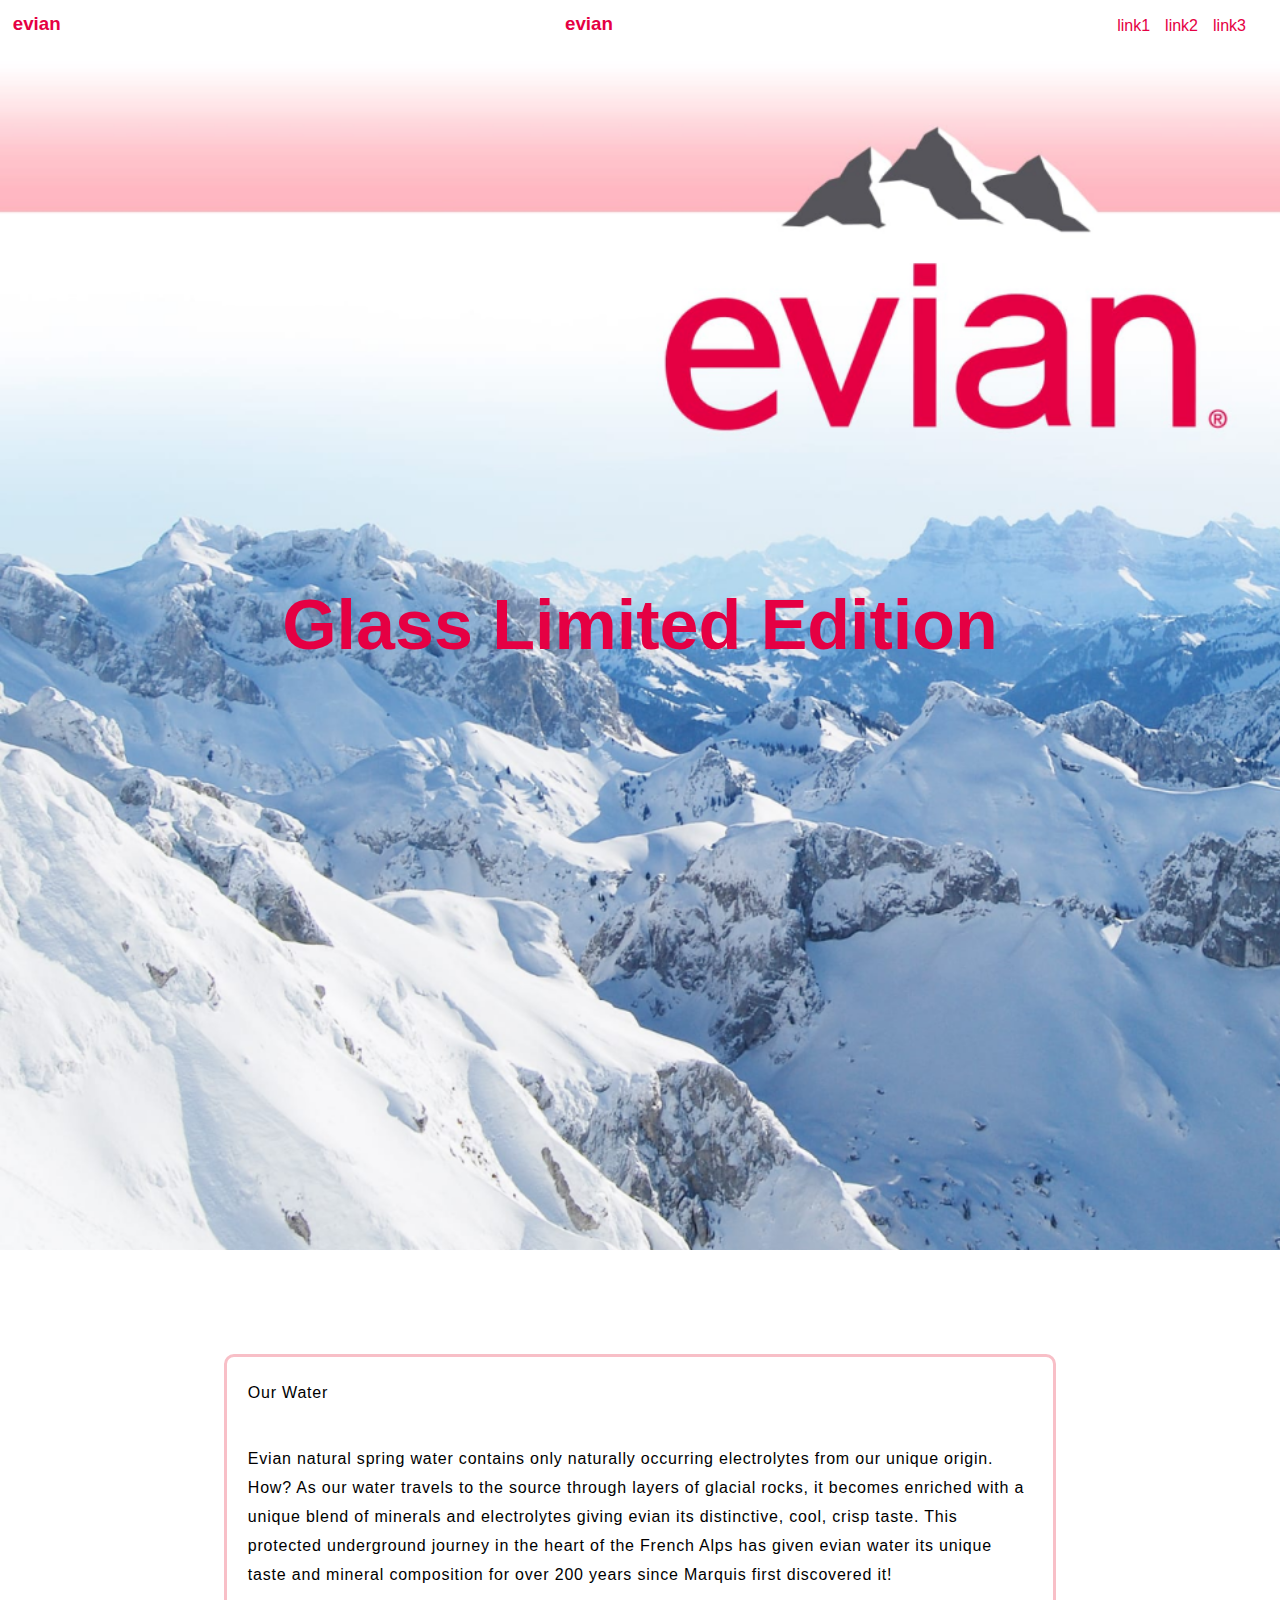
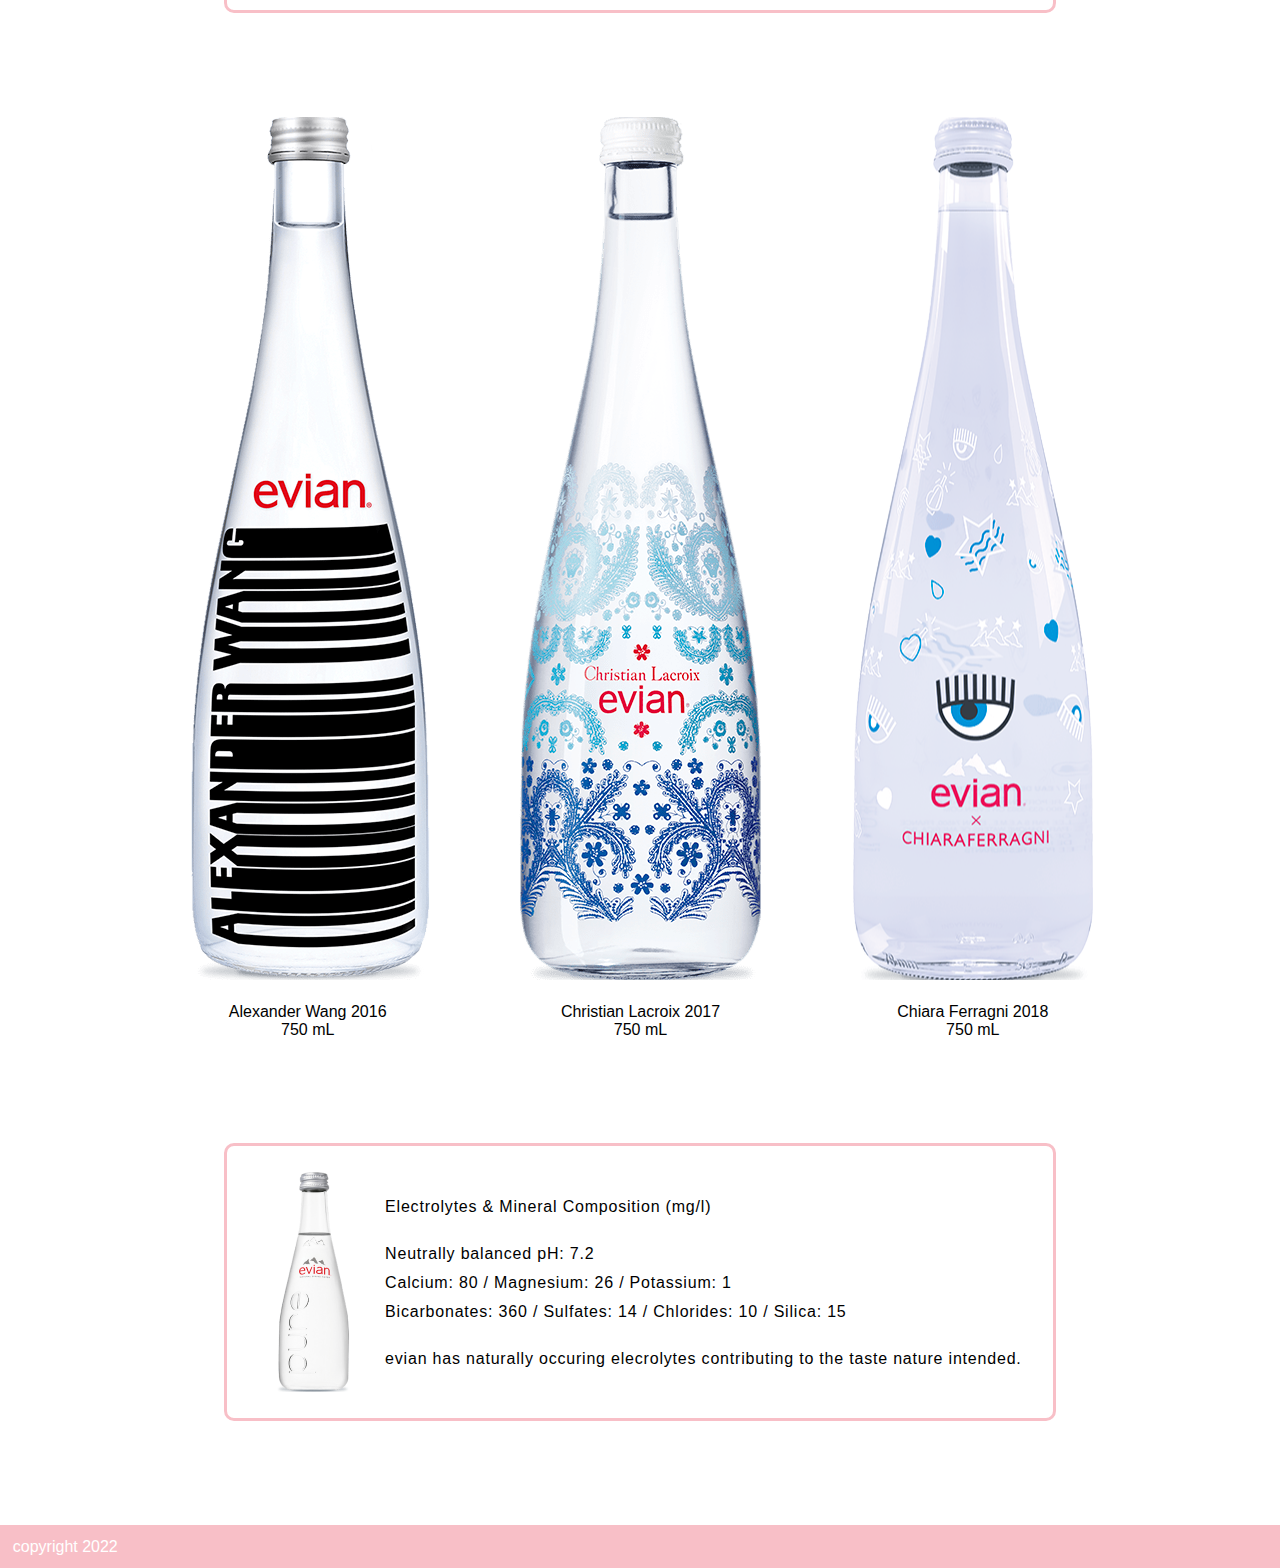
<file: Project5-water-glass/index.html>
<!DOCTYPE html>
<html lang="en">

<head>
    <meta charset="UTF-8">
    <link rel="stylesheet" href="styles.css">
    <title>Waters test</title>
</head>

<body>
    <ul class="header">
        <li>
            <h3>evian</h3>
        </li>
        <div>
            <h3>evian</h3>
        </div>
        <ul class="links">
            <li><a href="#">link1</a></li>
            <li><a href="#">link2</a></li>
            <li><a href="#">link3</a></li>
        </ul>
    </ul>

    <div class="hero">
        <h1>Glass Limited Edition</h1>
    </div>

    <div class="container">
        <div class="block"><span><p style="margin-bottom: 8px;">Our Water</p><br>Evian natural spring water contains only naturally occurring electrolytes
                from
                our unique origin. How? As our water travels to the source through layers of glacial rocks, it becomes
                enriched with a unique blend of minerals and electrolytes giving evian its distinctive, cool, crisp
                taste.
                This protected underground journey in the heart of the French Alps has given evian water its unique
                taste
                and mineral composition for over 200 years since Marquis first discovered it!</span></div>

        <ul class="columns">
            <li><img src="img/wang.png" alt="wang"><br>Alexander Wang 2016 <br>
                750 mL</li>
            <li><img src="img/blue.png" alt="blue"><br>Christian Lacroix 2017 <br>
                750 mL</li>
            <li><img src="img/chiara.png" alt="chaira"><br>Chiara Ferragni 2018 <br>
                750 mL</li>
        </ul>

        <div class="block2">
            <img src="img/glass.png" alt="glass"></li>
            <span>
                <p style="margin-bottom: 18px;">Electrolytes & Mineral Composition (mg/l) <br></p> 
                Neutrally balanced pH: 7.2 <br>
                Calcium: 80 / Magnesium: 26 / Potassium: 1 <br>
                Bicarbonates: 360 / Sulfates: 14 / Chlorides: 10 / Silica: 15<br>
                <p style="margin-top: 18px;">evian has naturally occuring elecrolytes contributing to the taste nature intended.</p> 
                </span>
        </div>

    </div>


    <div class="footer">copyright 2022</div>
</body>

</html>
</file>
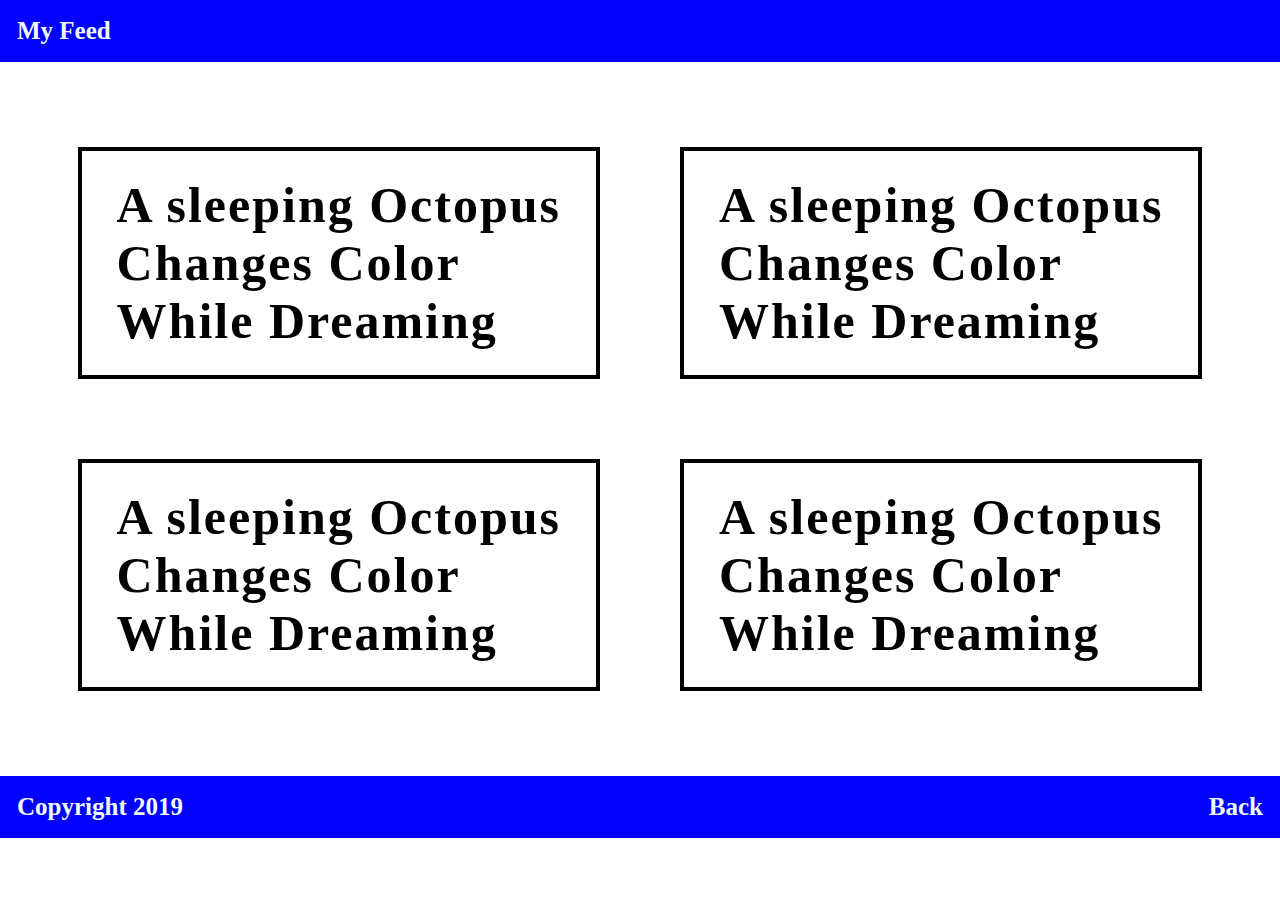
<file: Project6-responsive/index.html>
<!DOCTYPE html>
<html lang="en">

<head>
    <meta charset="UTF-8">
    <meta name="viewport" content="width=device-width, initial-scale=1.0, maximum-scale=1.0" />
    <link rel="stylesheet" href="styles.css">
    <title>Responsive</title>
</head>

<body>
    <div class="header">My Feed</div>
    <div class="content">
            <li>A sleeping Octopus <br>Changes Color <br>While Dreaming</li>
            <li>A sleeping Octopus <br>Changes Color <br>While Dreaming</li>
            <li>A sleeping Octopus <br>Changes Color <br>While Dreaming</li>
            <li>A sleeping Octopus <br>Changes Color <br>While Dreaming</li>
        </ul>
    </div>
    <div class="footer">
        <p>Copyright 2019</p>
        <p>Back</p>
    </div>

</body>

</html>
</file>
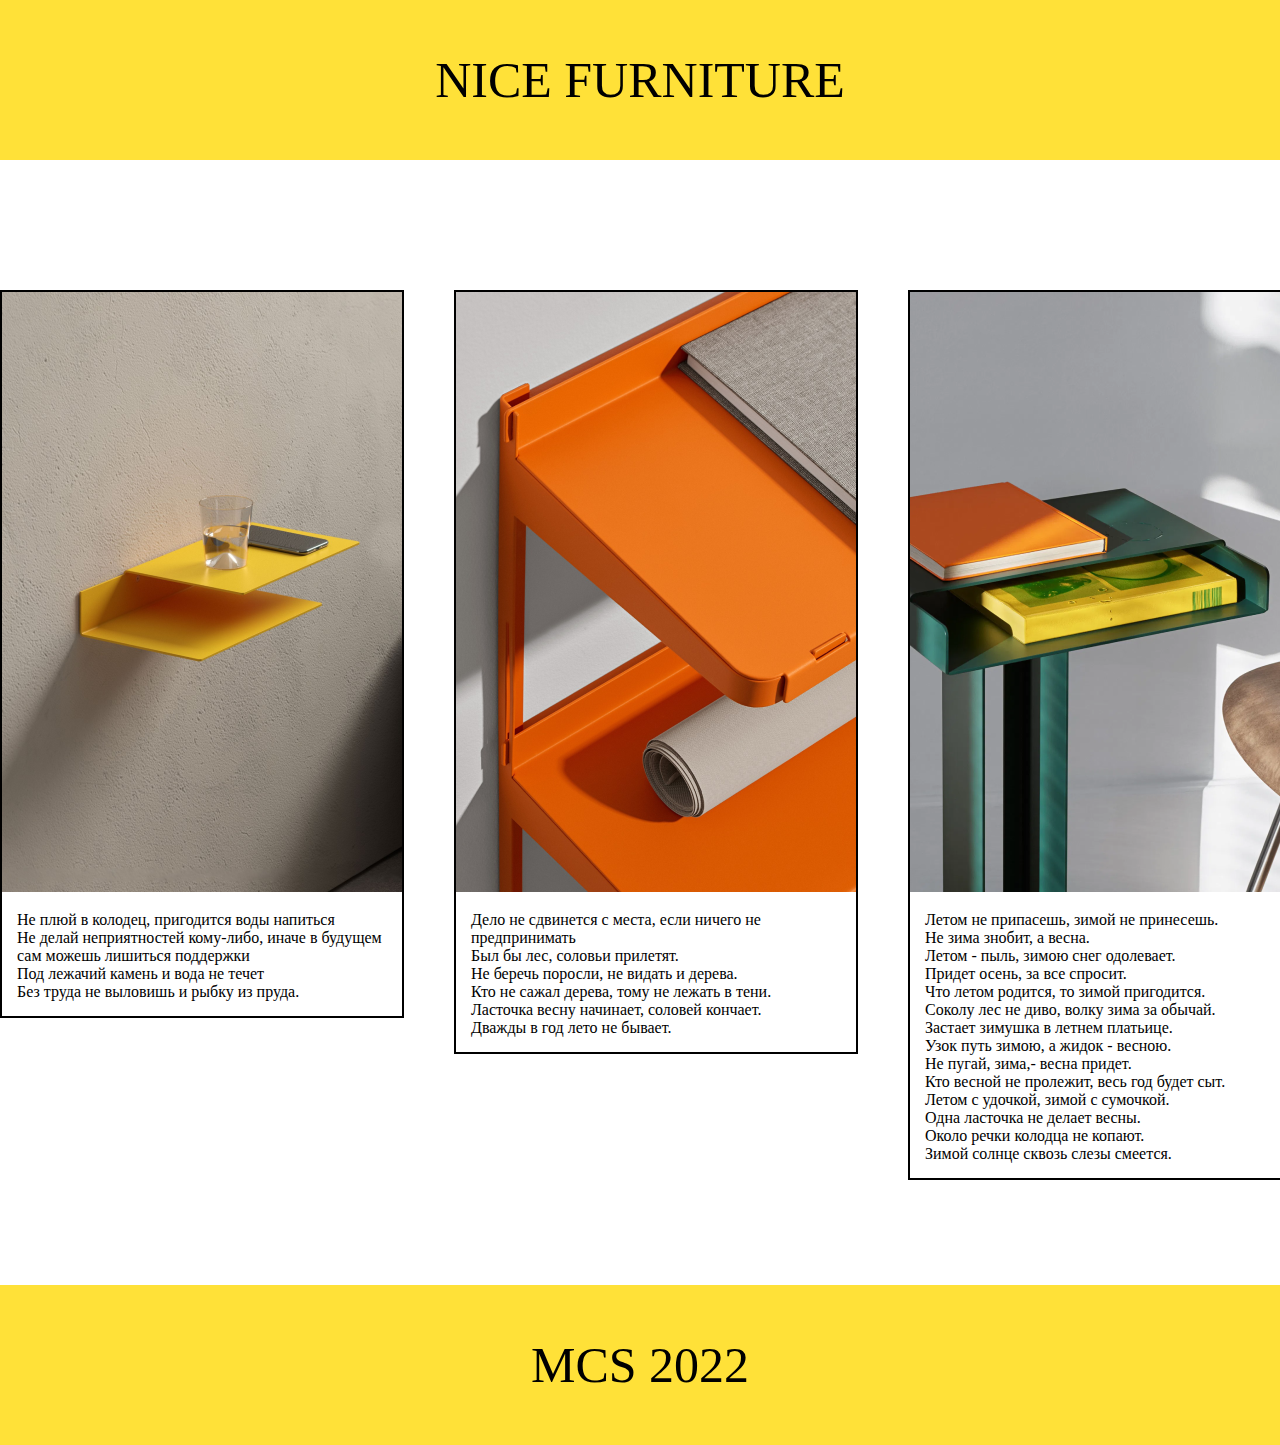
<file: Project7-furniture/index.html>
<!DOCTYPE html>
<html lang="en">

<head>
    <meta charset="UTF-8">
    <link rel="stylesheet" href="styles.css">
    <title>Nice furniture</title>
</head>

<body>
    <div class="header">NICE FURNITURE</div>
        <div class="blocks">
            <div class="block">
                <img src="img/img.png" alt="c"><br>
                <p>Не плюй в колодец, пригодится воды напиться<br>

                Не делай неприятностей кому-либо, иначе в будущем сам можешь лишиться поддержки<br>

                Под лежачий камень и вода не течет<br>

                Без труда не выловишь и рыбку из пруда.</p> 
            </div>
            <div class="block2">
                <img src="img/img1.png" alt="c1"><br>
                <p>Дело не сдвинется с места, если ничего не предпринимать<br>

                Был бы лес, соловьи прилетят.<br>

                Не беречь поросли, не видать и дерева.<br>

                Кто не сажал дерева, тому не лежать в тени.<br>

                Ласточка весну начинает, соловей кончает.<br>

                Дважды в год лето не бывает.</p> 
            </div>
            <div class="block3">
                <img src="img/img2.png" alt="c2"><br>
                <p>Летом не припасешь, зимой не принесешь.<br>

                Не зима знобит, а весна.<br>

                Летом - пыль, зимою снег одолевает.<br>

                Придет осень, за все спросит.<br>

                Что летом родится, то зимой пригодится.<br>

                Соколу лес не диво, волку зима за обычай.<br>

                Застает зимушка в летнем платьице.<br>

                Узок путь зимою, а жидок - весною.<br>

                Не пугай, зима,- весна придет.<br>

                Кто весной не пролежит, весь год будет сыт.<br>

                Летом с удочкой, зимой с сумочкой.<br>

                Одна ласточка не делает весны.<br>

                Около речки колодца не копают.<br>

                Зимой солнце сквозь слезы смеется.</p> 
            </div>
        </div>
    <footer>MCS 2022</footer>

</body>

</html>
</file>
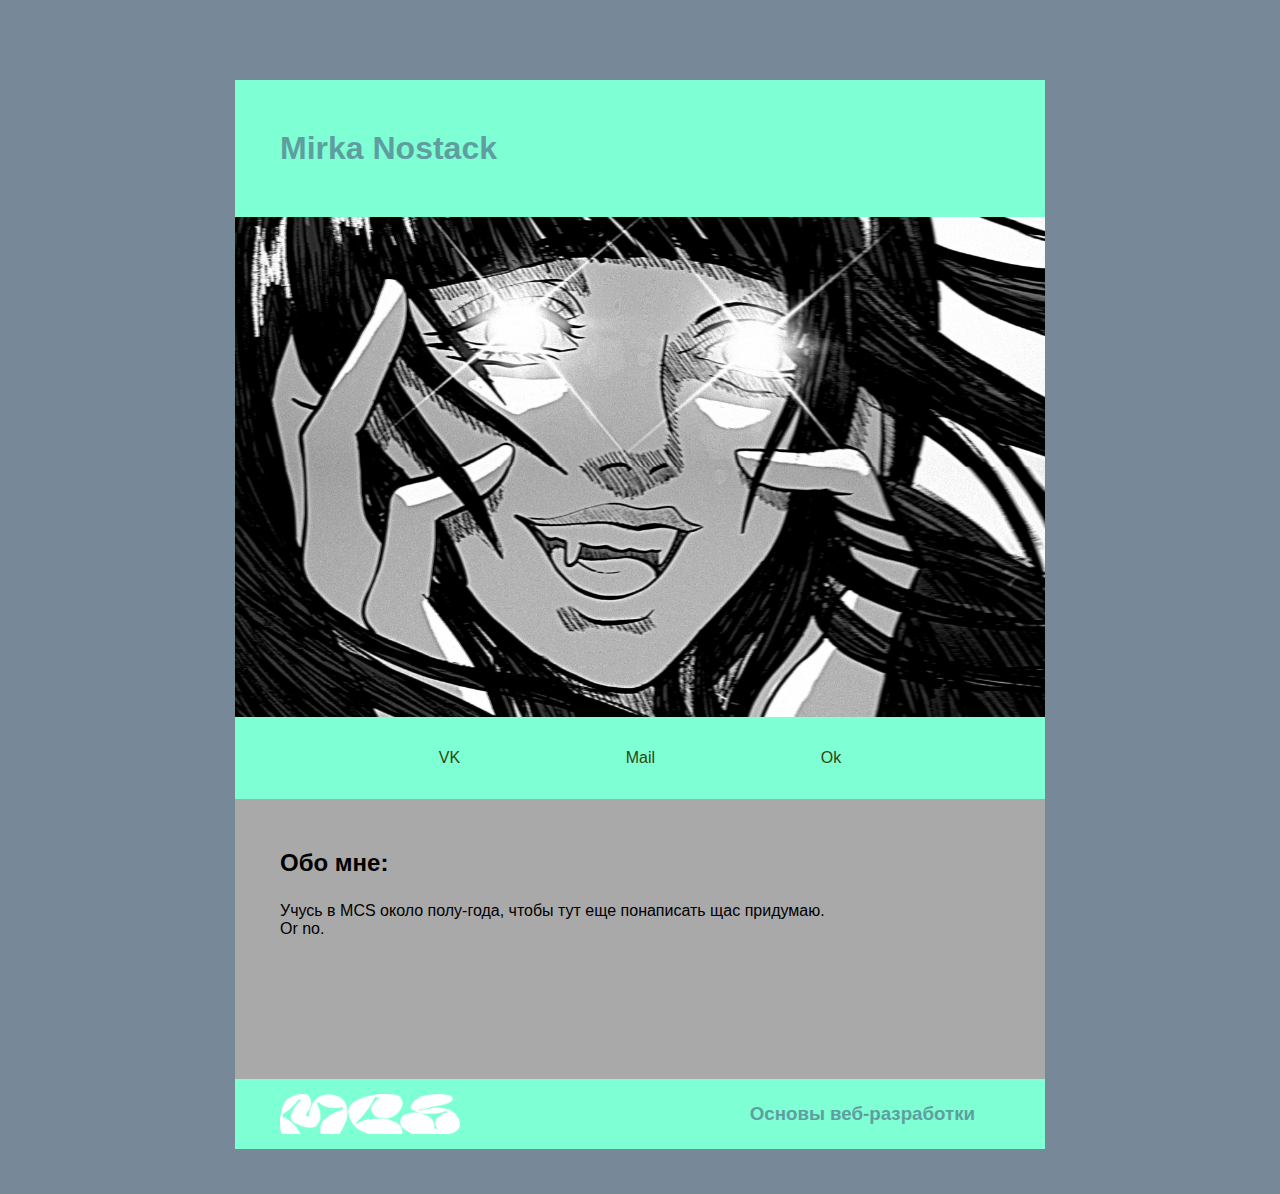
<file: Project4-landing/landing.html>
<!DOCTYPE html>
<html lang="en">
<head>
    <meta charset="UTF-8">
    <title>Landing projects</title>
    <link rel="stylesheet" href="styles.css">
</head>
<body>
    <h1 class="header">Mirka Nostack</h1>
    <div class="pik"></div>
    <div class="links">
        <a href="https://vk.com">VK</a>
        <a href="https://mail.ru">Mail</a>
        <a href="https://ok.ru">Ok</a>
    </div>

    <div class="bio">
        <h2>Обо мне:</h2>
        <p>Учусь в MCS около полу-года, чтобы тут еще понаписать щас придумаю.</p>
        <p>Or no.</p>
    </div>

    <div class="footer">
        <img src="img/logo.png" alt="logo">
        <h3>Основы веб-разработки</h3>
    </div>
</body>
</html>
</file>
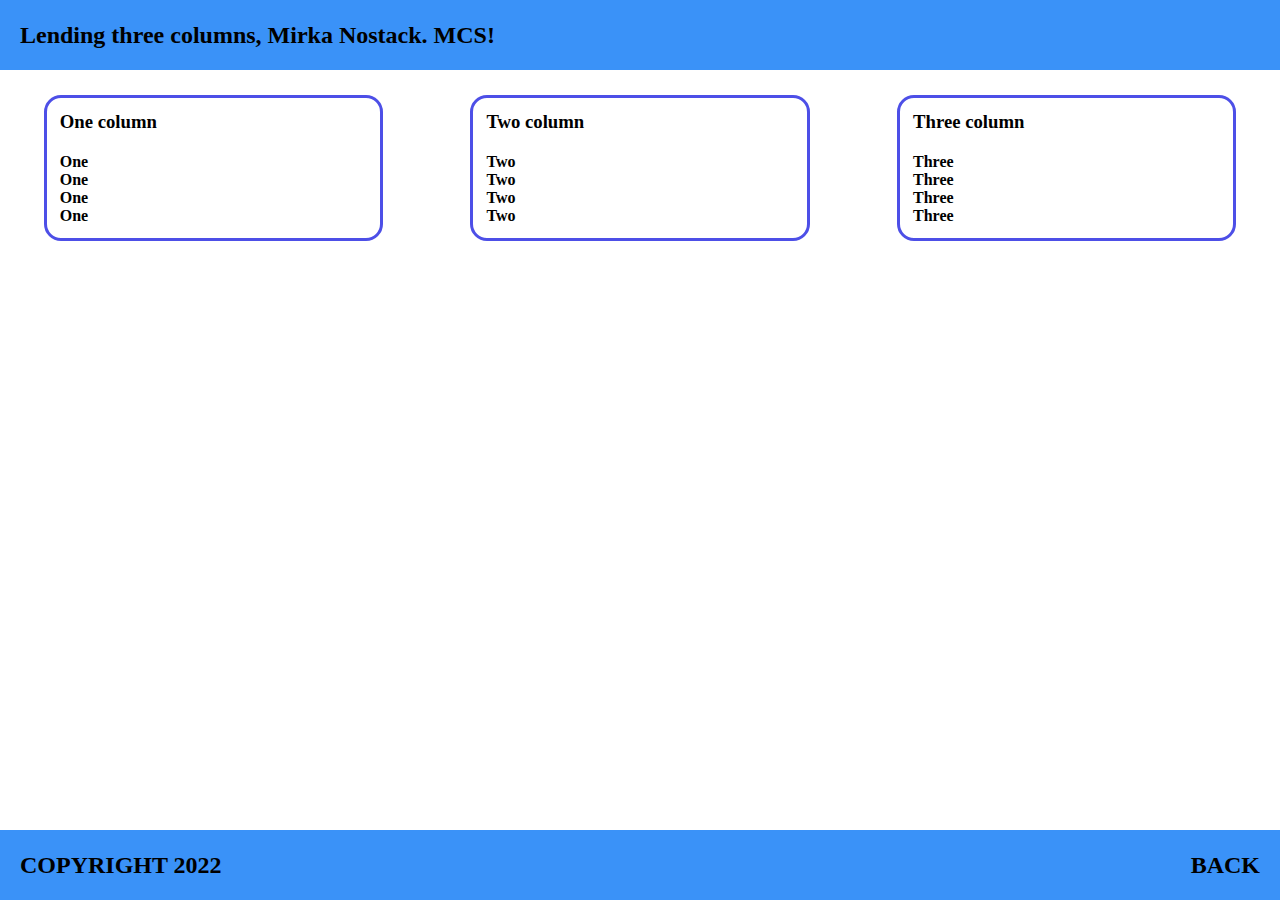
<file: Project5-columns/columns.html>
<!DOCTYPE html>
<html lang="en">
<head>
    <meta charset="UTF-8">
    <title>Columns</title>
    <link rel="stylesheet" href="styles.css">
</head>
<body>
    <h2 class="header">Lending three columns, Mirka Nostack. MCS!</h2>
    <div class="columns">
        <div class="column"><h3>One column</h3>
        <h4>One<br>One<br>One<br>One<br></h4>
    </div>
    <div class="column">
        <h3 >Two column</h3>
        <h4>Two<br>Two<br>Two<br>Two<br></h4>
    </div>
    <div class="column">
        <h3 >Three column</h3>
        <h4>Three<br>Three<br>Three<br>Three<br></h4>
    </div>
</div>
<div class="footer"><h2>COPYRIGHT 2022</h2>
<h2>BACK</h2> </div>
      
</body>
</html>
</file>
<file: Project5-water-glass/styles.css>
* {
    margin: 0;
    padding: 0;
    margin-left: 0;
    margin-right: 0;
    box-sizing: border-box;
}

body {
    font-family: Arial, Helvetica, sans-serif;
}

.header {
    width: 100%;
    display: flex;
    justify-content: space-between;
    padding: 1% 1%;
    background-color: #ffffff;
    z-index: 1;
    position: fixed;
    list-style: none;
    color: #E50043;
}

.links {
    display: flex;
    align-items: flex-end;
    list-style: none;
    padding-right: 0.5%;
}

.links>li>a {
    text-decoration: none;
    padding-right: 15px;
    color: #E50043;
}

.hero {
    background-image: url(img/evian_origins_logo.png);
    background-size: cover;
    height: 1250px;
    display: flex;
    text-align: center;
    justify-content: center;
    align-items: center;
    color: #E50043;
    font-size: 35px;
}

.container {
    width: 1040px;
    margin: 0 auto;
}

.block {
    margin: 10% 10%;
    border: 3px solid #F8BFC7;
    border-radius: 10px;
    padding: 2%;
    letter-spacing: 0.05em;
    line-height: 29px;
    font-family: Arial;
    font-weight: 500;
}

.columns {
    display: flex;
    justify-content: space-around;
    list-style: none;
    text-align: center;
    margin: 2%;


}

.columns>li>img {
    padding-bottom: 7%;
}

.block2 {
    margin: 10% 10%;
    border: 3px solid #F8BFC7;
    border-radius: 10px;
    padding: 2%;
    line-height: 29px;
    letter-spacing: 0.05em;
    display: flex;
    justify-content: center;
    align-items: center;

}

.block2 > img {
    margin: 5px;
    padding-right: 2%;
}

.footer {
    padding: 1% 1%;
    background-color: #F8BFC7;
    color: #ffffff;
}
</file>
<file: Project6-responsive/styles.css>
* {
    margin: 0;
    padding: 0;
    box-sizing: content-box;
}


.header {
    width: auto;
    background-color: blue;
    color: aliceblue;
    padding: 17px;
    margin-bottom: 45px;
    font-size: 25px;
    font-weight: bold;
}

.content {
    margin: auto;
    max-width: 1700px;
    display: flex;
    justify-content: center;
    align-items: center;
    letter-spacing: 2px;
    font-weight: bold;
    flex-wrap: wrap;
    font-size: 50px;
}

ul {
    flex-basis: 100%;
    min-block-size: 100px;
}

li {
    list-style: none;
    margin: 40px;
    border: 4px solid #000000;
    padding: 25px 35px 25px 35px;
    display: flex;
    justify-content: center;

}

.footer {
    width: auto;
    display: flex;
    justify-content: space-between;
    background-color: blue;
    color: aliceblue;
    padding: 17px;
    margin-top: 45px;
    font-size: 25px;
    font-weight: bold;
}

@media only screen and (max-width: 400px) {
    .header {
        width: auto;
    }

    .footer {
        width: auto;
    }

    .content {
        font-size: 25px;
    }

    li {
        margin: 20px;
    }
}
</file>
<file: Project7-furniture/styles.css>
* {
    margin: 0;
    padding: 0;
    /* margin-left: 0;
    margin-right: 0; */
    box-sizing: border-box;

}


body {
    font-family: 'Times New Roman';
    font-style: normal;
    /* width: auto; */
}

.header {
    width: auto;
    height: 160px;
    /* left: 0px;
    top: 0px; */
    background: #FFE138;
    display: flex;
    align-items: center;
    justify-content: center;
    text-align: center;

    font-family: 'Times New Roman';
    font-style: normal;
    font-weight: 400;
    font-size: 50px;
    line-height: 57px;
    text-transform: uppercase;
}

footer {
    width: auto;
    height: 160px;
    /* left: 0px;
    top: 1560px; */
    background: #FFE138;
    display: flex;
    align-items: center;
    justify-content: center;

    font-family: 'Times New Roman';
    font-style: normal;
    font-weight: 400;
    font-size: 50px;
    line-height: 57px;
    text-align: center;
    margin-top: 105px;
}

.blocks {
    margin-top: 130px;
    margin-left: auto;
    margin-right: auto;
    display: flex;
    justify-content: space-between;
    width: 1300px;
}

.block {
    border: 2px solid #000000;
    width: auto;
    height: fit-content;
    display: inline-block;
    min-height: max-content;

}

.block2 {
    margin-left: 50px;
    margin-right: 50px;
    border: 2px solid #000000;
    width: auto;
    height: fit-content;
}

.block3 {
    border: 2px solid #000000;
    width: auto;
    height: fit-content;
}

p {
    margin: 15px;
}

@media only screen and (min-width: 1023px) and (max-width: 1024px) {
    .header {
        width: 1024px;
    }

    .block>img {
        width: 300px;
    }

    .block2>img {
        width: 300px;

    }

    .block3>img {
        width: 300px;
    }

    .blocks {
        margin-left: 10px;
        margin-right: 10px;
        width: auto;
        display: flex;
        justify-content: center;
        text-align: center;
    }
}
</file>
<file: Project4-landing/styles.css>
* {
    margin: 0;
    padding: 0;
    box-sizing: border-box;
  }

html {
    display: table;
    margin: auto;
    background-color: lightslategrey;

}

body {
    width: 900px;
    margin-top: 35px;
    margin-left: 35px;
    margin-right: 35px;
    padding-left: 45px;
    padding-right: 45px;
    padding-top: 45px;
    padding-bottom: 45px;
    font-family: "Helvetica", "Arial", sans-serif;
}

.pik {
    height: 500px;
    width: auto;
    background-image: url(img/page.jpg);
    background-position: 80%;
    background-size:cover;
}

.header {
    display: flex;
    justify-content: left;
    padding: 50px 45px;
    background-color: aquamarine;
    
}

img {
    width: 25%;
}

.links {
    background-color: aquamarine;
    display: flex;
    justify-content: space-evenly;
    padding: 25px 45px;
}

.bio {
    height: 280px;
    padding: 50px 45px;
    background-color: darkgray;
}

.footer {
    background-color: aquamarine;
    display: flex;
    justify-content: space-between;
    padding: 15px 45px;
}

h3 {
    margin: auto;
    margin-right: 25px;
}

h1, h3 {
    color: cadetblue;
}

h2 {
    padding-bottom: 25px;
}


a:link {
    color: #30460d;
    text-decoration: none;
    border: 2px solid aquamarine;
    padding: 5px;
  }

a:hover {
    border: 2px solid #a5aaf5;
    color: #ffffff;
    background-color: #0dac89;
    border-radius: 13px;
    padding: 5px;
}

a:visited {
    color: #ec1d96;
    text-decoration: none;
    border: 2px solid aquamarine;
    padding: 5px;
  }

a:visited:hover {
    color: #ec1d96;
    text-decoration: none;
    border: 2px solid #a5aaf5;
    padding: 5px;

}
</file>
<file: Project5-columns/styles.css>
* {
    margin: 0;
    padding: 0;
    /* box-sizing: border-box; */
  }

.columns {
    display: flex;
    justify-content: space-around;   
}

.column {
    width: 24%;
    border-radius: 17px;
    border: 3px solid #4d4fe7;
    padding: 13px;
}

.header {
    margin-bottom: 25px;
}

.header, .footer {
    height: 70px;
    background-color: #3a92f8;
    
}

.footer {
    display: flex;
    justify-content: space-between;   
    margin-top: auto;
    position: absolute;
    bottom: 0;
    width: 100%;
}

h2 {
    display: flex;
    align-items: center;
    padding-left: 20px;
    padding-right: 20px;
}

h3 {
    /* padding: 13px; */
    padding-bottom: 20px;
}
</file>
